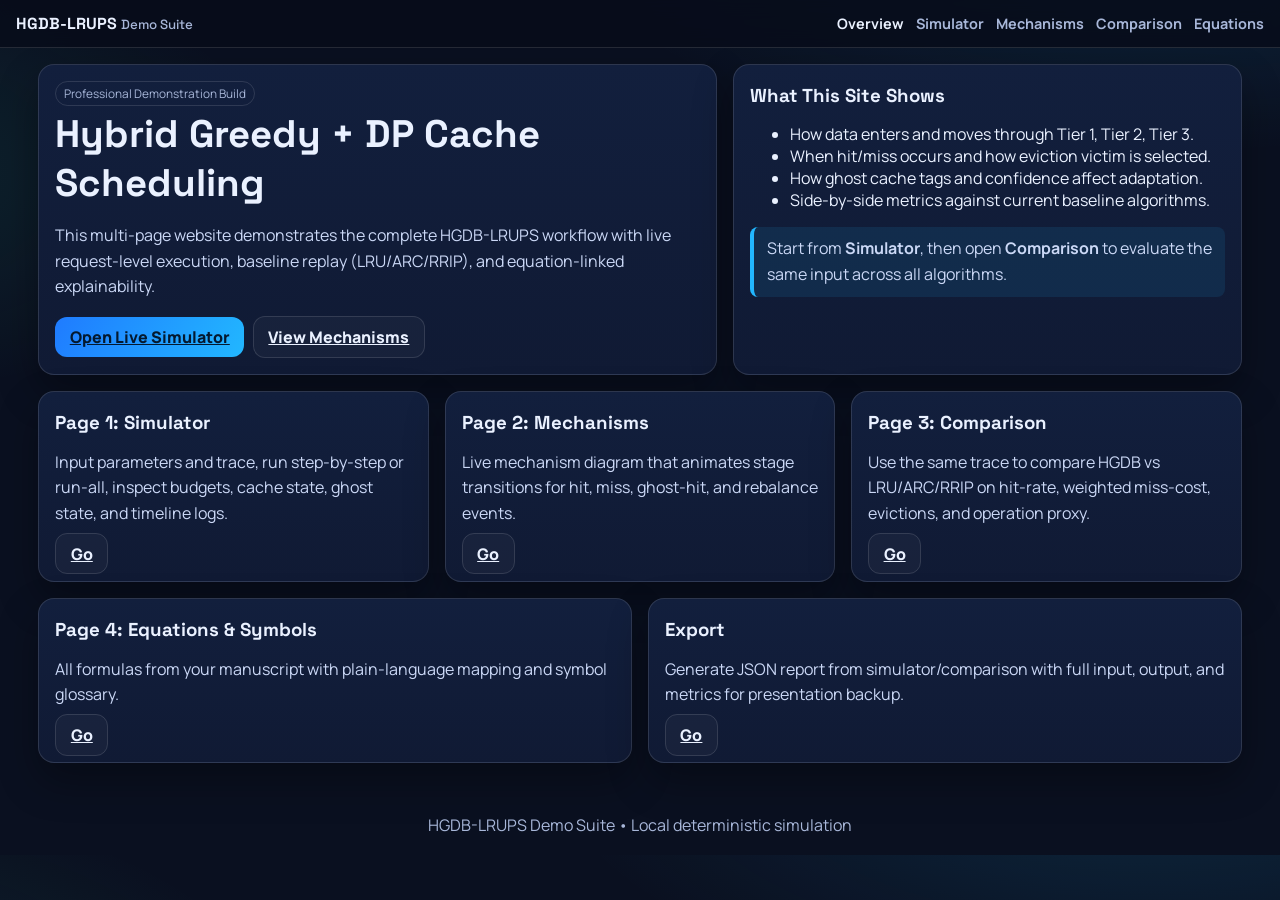
<file: index.html>
<!doctype html>
<html lang="en">
<head>
  <meta charset="UTF-8"/>
  <meta name="viewport" content="width=device-width, initial-scale=1.0"/>
  <title>HGDB Demo Redirect</title>
  <meta http-equiv="refresh" content="0; url=web/index.html" />
</head>
<body>
  <p>Redirecting to <a href="web/index.html">HGDB Demo Suite</a>...</p>
</body>
</html>
</file>
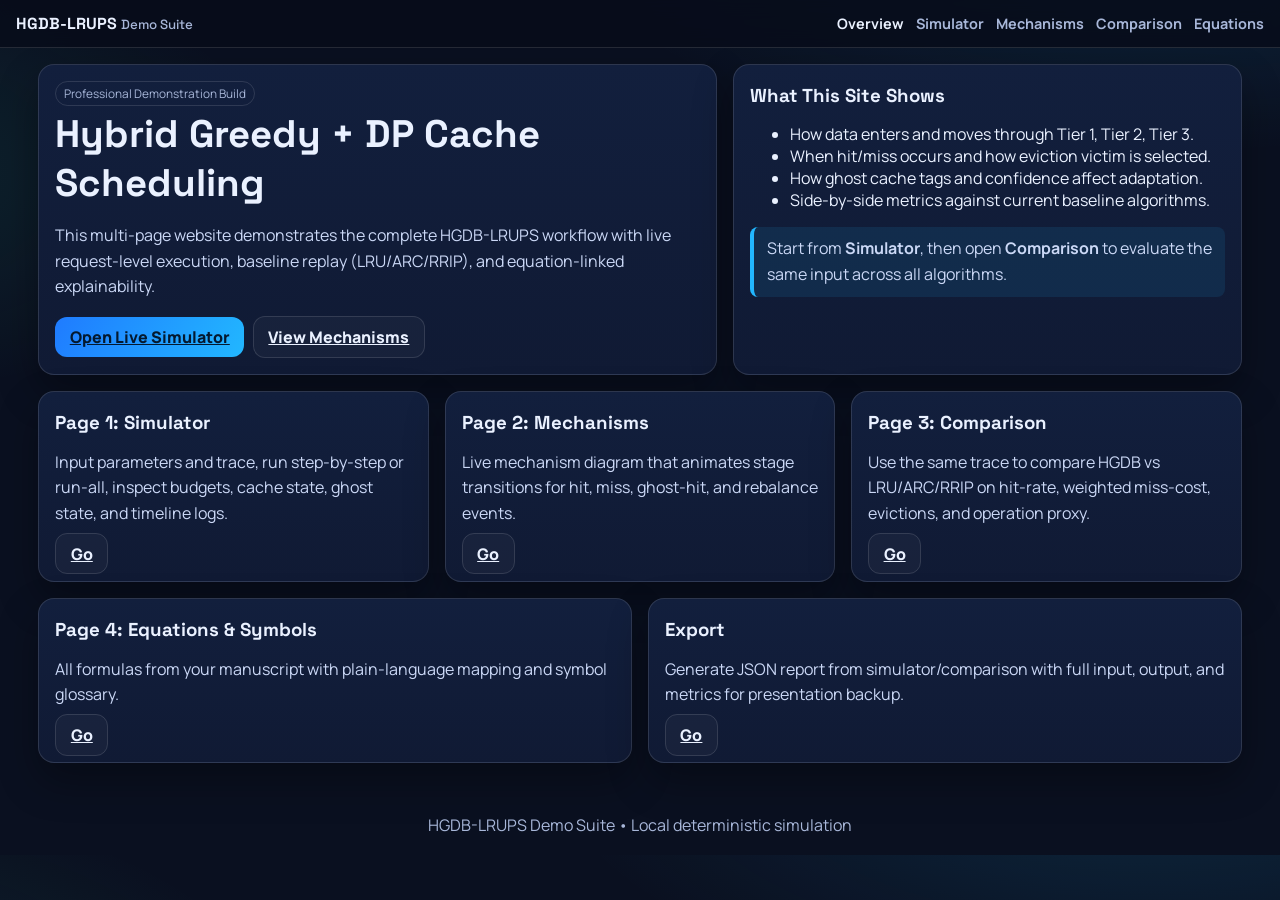
<file: web/index.html>
<!doctype html>
<html lang="en">
<head>
  <meta charset="UTF-8"/><meta name="viewport" content="width=device-width, initial-scale=1.0"/>
  <title>HGDB-LRUPS • Overview</title>
  <link rel="preconnect" href="https://fonts.googleapis.com"><link rel="preconnect" href="https://fonts.gstatic.com" crossorigin>
  <link href="https://fonts.googleapis.com/css2?family=Manrope:wght@400;500;600;700;800&family=Space+Grotesk:wght@500;700&display=swap" rel="stylesheet">
  <link rel="stylesheet" href="app.css?v=9"/>
</head>
<body>
<header class="top">
  <div class="brand">HGDB-LRUPS <small>Demo Suite</small></div>
  <nav class="nav">
    <a class="active" href="index.html">Overview</a>
    <a href="simulator.html">Simulator</a>
    <a href="mechanisms.html">Mechanisms</a>
    <a href="comparison.html">Comparison</a>
    <a href="equations.html">Equations</a>
  </nav>
</header>
<main class="container">
  <section class="hero">
    <article class="card">
      <span class="badge">Professional Demonstration Build</span>
      <h1>Hybrid Greedy + DP Cache Scheduling</h1>
      <p>This multi-page website demonstrates the complete HGDB-LRUPS workflow with live request-level execution, baseline replay (LRU/ARC/RRIP), and equation-linked explainability.</p>
      <div class="row">
        <a class="btn primary" href="simulator.html">Open Live Simulator</a>
        <a class="btn" href="mechanisms.html">View Mechanisms</a>
      </div>
    </article>
    <article class="card">
      <h3>What This Site Shows</h3>
      <ul>
        <li>How data enters and moves through Tier 1, Tier 2, Tier 3.</li>
        <li>When hit/miss occurs and how eviction victim is selected.</li>
        <li>How ghost cache tags and confidence affect adaptation.</li>
        <li>Side-by-side metrics against current baseline algorithms.</li>
      </ul>
      <p class="callout">Start from <b>Simulator</b>, then open <b>Comparison</b> to evaluate the same input across all algorithms.</p>
    </article>
  </section>

  <section class="grid-3" style="margin-top:1rem">
    <article class="card"><h3>Page 1: Simulator</h3><p>Input parameters and trace, run step-by-step or run-all, inspect budgets, cache state, ghost state, and timeline logs.</p><a class="btn" href="simulator.html">Go</a></article>
    <article class="card"><h3>Page 2: Mechanisms</h3><p>Live mechanism diagram that animates stage transitions for hit, miss, ghost-hit, and rebalance events.</p><a class="btn" href="mechanisms.html">Go</a></article>
    <article class="card"><h3>Page 3: Comparison</h3><p>Use the same trace to compare HGDB vs LRU/ARC/RRIP on hit-rate, weighted miss-cost, evictions, and operation proxy.</p><a class="btn" href="comparison.html">Go</a></article>
  </section>

  <section class="grid-2" style="margin-top:1rem">
    <article class="card"><h3>Page 4: Equations & Symbols</h3><p>All formulas from your manuscript with plain-language mapping and symbol glossary.</p><a class="btn" href="equations.html">Go</a></article>
    <article class="card"><h3>Export</h3><p>Generate JSON report from simulator/comparison with full input, output, and metrics for presentation backup.</p><a class="btn" href="simulator.html#export">Go</a></article>
  </section>
</main>
<footer class="foot">HGDB-LRUPS Demo Suite • Local deterministic simulation</footer>
</body>
</html>
</file>
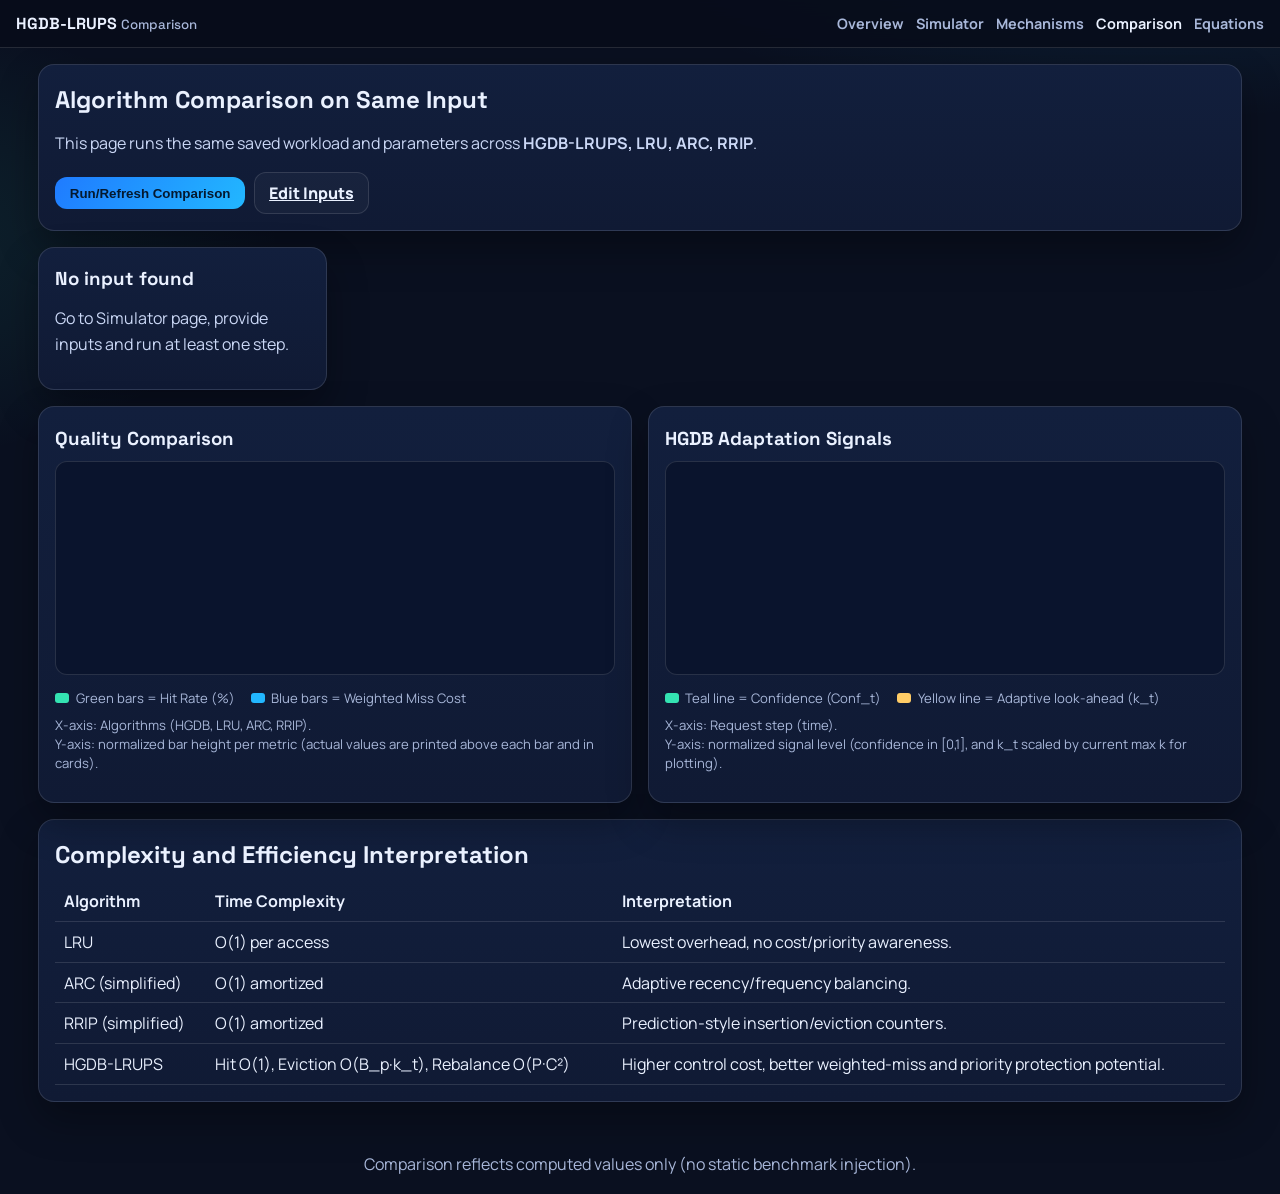
<file: web/comparison.html>
<!doctype html>
<html lang="en">
<head>
  <meta charset="UTF-8"/><meta name="viewport" content="width=device-width, initial-scale=1.0"/>
  <title>HGDB-LRUPS • Comparison</title>
  <link rel="preconnect" href="https://fonts.googleapis.com"><link rel="preconnect" href="https://fonts.gstatic.com" crossorigin>
  <link href="https://fonts.googleapis.com/css2?family=Manrope:wght@400;500;600;700;800&family=Space+Grotesk:wght@500;700&display=swap" rel="stylesheet">
  <link rel="stylesheet" href="app.css?v=9"/>
</head>
<body>
<header class="top">
  <div class="brand">HGDB-LRUPS <small>Comparison</small></div>
  <nav class="nav">
    <a href="index.html">Overview</a>
    <a href="simulator.html">Simulator</a>
    <a href="mechanisms.html">Mechanisms</a>
    <a class="active" href="comparison.html">Comparison</a>
    <a href="equations.html">Equations</a>
  </nav>
</header>
<main class="container">
  <section class="card">
    <h2>Algorithm Comparison on Same Input</h2>
    <p>This page runs the same saved workload and parameters across <b>HGDB-LRUPS, LRU, ARC, RRIP</b>.</p>
    <div class="row">
      <button id="btnRunCompare" class="btn primary">Run/Refresh Comparison</button>
      <a href="simulator.html" class="btn">Edit Inputs</a>
    </div>
  </section>

  <section class="grid-4" id="cards" style="margin-top:1rem"></section>

  <section class="grid-2" style="margin-top:1rem">
    <article class="card">
      <h3>Quality Comparison</h3>
      <canvas id="barChart" width="1000" height="380"></canvas>
      <div class="chart-legend">
        <div class="legend-item"><span class="legend-swatch" style="background:#34e3b2"></span> Green bars = Hit Rate (%)</div>
        <div class="legend-item"><span class="legend-swatch" style="background:#22b7ff"></span> Blue bars = Weighted Miss Cost</div>
      </div>
      <p class="axis-note">
        X-axis: Algorithms (HGDB, LRU, ARC, RRIP).<br>
        Y-axis: normalized bar height per metric (actual values are printed above each bar and in cards).
      </p>
    </article>
    <article class="card">
      <h3>HGDB Adaptation Signals</h3>
      <canvas id="lineChart" width="1000" height="380"></canvas>
      <div class="chart-legend">
        <div class="legend-item"><span class="legend-swatch" style="background:#34e3b2"></span> Teal line = Confidence (Conf_t)</div>
        <div class="legend-item"><span class="legend-swatch" style="background:#ffcc66"></span> Yellow line = Adaptive look-ahead (k_t)</div>
      </div>
      <p class="axis-note">
        X-axis: Request step (time).<br>
        Y-axis: normalized signal level (confidence in [0,1], and k_t scaled by current max k for plotting).
      </p>
    </article>
  </section>

  <section class="card" style="margin-top:1rem">
    <h2>Complexity and Efficiency Interpretation</h2>
    <table>
      <thead><tr><th>Algorithm</th><th>Time Complexity</th><th>Interpretation</th></tr></thead>
      <tbody>
        <tr><td>LRU</td><td>O(1) per access</td><td>Lowest overhead, no cost/priority awareness.</td></tr>
        <tr><td>ARC (simplified)</td><td>O(1) amortized</td><td>Adaptive recency/frequency balancing.</td></tr>
        <tr><td>RRIP (simplified)</td><td>O(1) amortized</td><td>Prediction-style insertion/eviction counters.</td></tr>
        <tr><td>HGDB-LRUPS</td><td>Hit O(1), Eviction O(B_p·k_t), Rebalance O(P·C²)</td><td>Higher control cost, better weighted-miss and priority protection potential.</td></tr>
      </tbody>
    </table>
  </section>
</main>
<footer class="foot">Comparison reflects computed values only (no static benchmark injection).</footer>
<script src="core.js?v=9"></script>
<script src="comparison.js?v=9"></script>
</body>
</html>
</file>
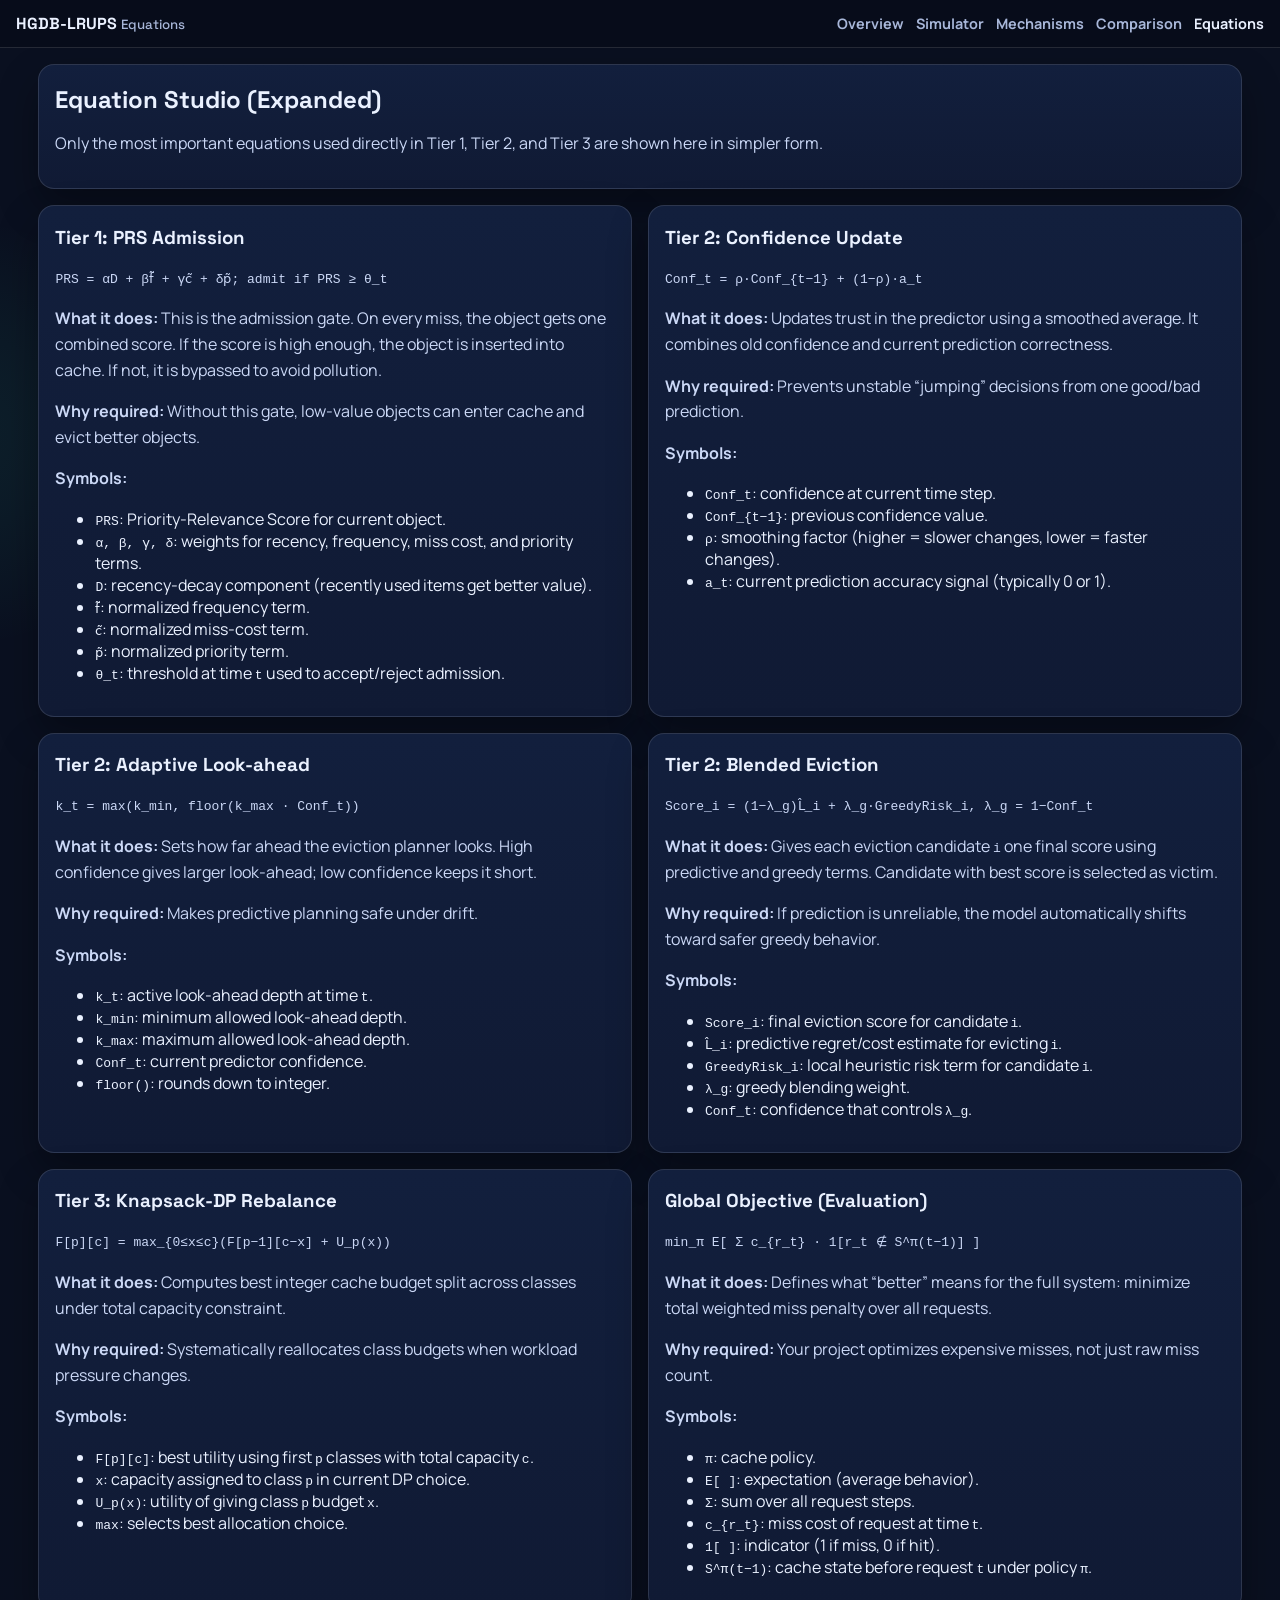
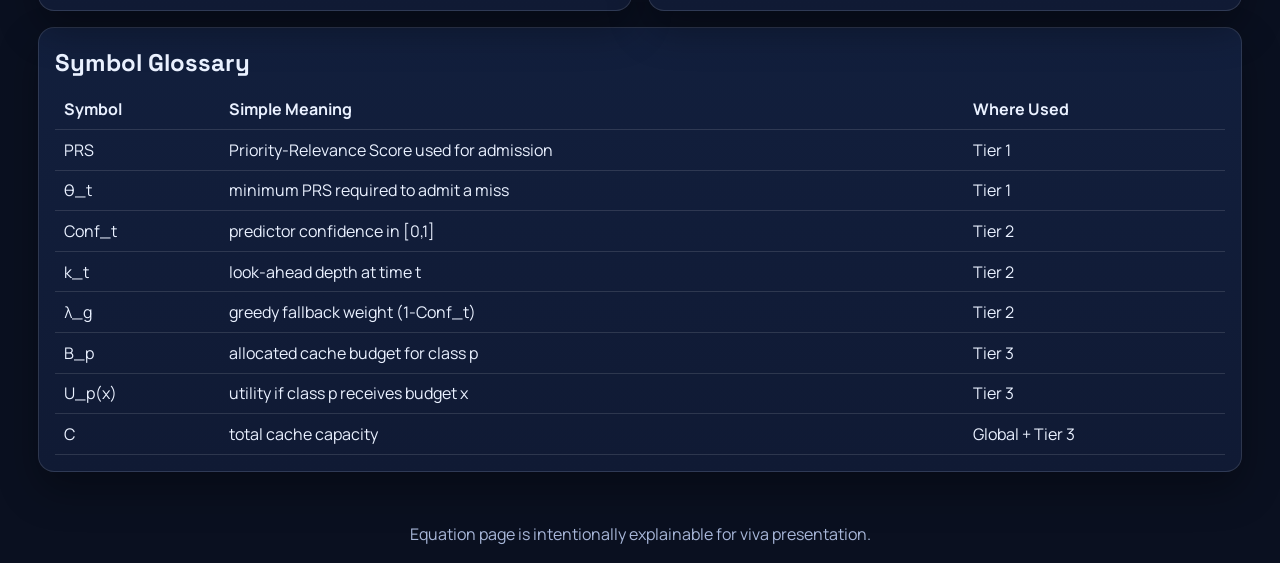
<file: web/equations.html>
<!doctype html>
<html lang="en">
<head>
  <meta charset="UTF-8"/><meta name="viewport" content="width=device-width, initial-scale=1.0"/>
  <title>HGDB-LRUPS • Equations & Symbols</title>
  <link rel="preconnect" href="https://fonts.googleapis.com"><link rel="preconnect" href="https://fonts.gstatic.com" crossorigin>
  <link href="https://fonts.googleapis.com/css2?family=Manrope:wght@400;500;600;700;800&family=Space+Grotesk:wght@500;700&display=swap" rel="stylesheet">
  <link rel="stylesheet" href="app.css?v=9"/>
</head>
<body>
<header class="top">
  <div class="brand">HGDB-LRUPS <small>Equations</small></div>
  <nav class="nav">
    <a href="index.html">Overview</a>
    <a href="simulator.html">Simulator</a>
    <a href="mechanisms.html">Mechanisms</a>
    <a href="comparison.html">Comparison</a>
    <a class="active" href="equations.html">Equations</a>
  </nav>
</header>
<main class="container">
  <section class="card">
    <h2>Equation Studio (Expanded)</h2>
    <p>Only the most important equations used directly in Tier 1, Tier 2, and Tier 3 are shown here in simpler form.</p>
  </section>

  <section class="grid-2" style="margin-top:1rem">
    <article class="card">
      <h3>Tier 1: PRS Admission</h3>
      <p><code>PRS = αD + βf̃ + γc̃ + δp̃; admit if PRS ≥ θ_t</code></p>
      <p><b>What it does:</b> This is the admission gate. On every miss, the object gets one combined score. If the score is high enough, the object is inserted into cache. If not, it is bypassed to avoid pollution.</p>
      <p><b>Why required:</b> Without this gate, low-value objects can enter cache and evict better objects.</p>
      <p><b>Symbols:</b></p>
      <ul>
        <li><code>PRS</code>: Priority-Relevance Score for current object.</li>
        <li><code>α, β, γ, δ</code>: weights for recency, frequency, miss cost, and priority terms.</li>
        <li><code>D</code>: recency-decay component (recently used items get better value).</li>
        <li><code>f̃</code>: normalized frequency term.</li>
        <li><code>c̃</code>: normalized miss-cost term.</li>
        <li><code>p̃</code>: normalized priority term.</li>
        <li><code>θ_t</code>: threshold at time <code>t</code> used to accept/reject admission.</li>
      </ul>
    </article>
    <article class="card">
      <h3>Tier 2: Confidence Update</h3>
      <p><code>Conf_t = ρ·Conf_{t−1} + (1−ρ)·a_t</code></p>
      <p><b>What it does:</b> Updates trust in the predictor using a smoothed average. It combines old confidence and current prediction correctness.</p>
      <p><b>Why required:</b> Prevents unstable “jumping” decisions from one good/bad prediction.</p>
      <p><b>Symbols:</b></p>
      <ul>
        <li><code>Conf_t</code>: confidence at current time step.</li>
        <li><code>Conf_{t−1}</code>: previous confidence value.</li>
        <li><code>ρ</code>: smoothing factor (higher = slower changes, lower = faster changes).</li>
        <li><code>a_t</code>: current prediction accuracy signal (typically 0 or 1).</li>
      </ul>
    </article>
    <article class="card">
      <h3>Tier 2: Adaptive Look-ahead</h3>
      <p><code>k_t = max(k_min, floor(k_max · Conf_t))</code></p>
      <p><b>What it does:</b> Sets how far ahead the eviction planner looks. High confidence gives larger look-ahead; low confidence keeps it short.</p>
      <p><b>Why required:</b> Makes predictive planning safe under drift.</p>
      <p><b>Symbols:</b></p>
      <ul>
        <li><code>k_t</code>: active look-ahead depth at time <code>t</code>.</li>
        <li><code>k_min</code>: minimum allowed look-ahead depth.</li>
        <li><code>k_max</code>: maximum allowed look-ahead depth.</li>
        <li><code>Conf_t</code>: current predictor confidence.</li>
        <li><code>floor()</code>: rounds down to integer.</li>
      </ul>
    </article>
    <article class="card">
      <h3>Tier 2: Blended Eviction</h3>
      <p><code>Score_i = (1−λ_g)L̂_i + λ_g·GreedyRisk_i, λ_g = 1−Conf_t</code></p>
      <p><b>What it does:</b> Gives each eviction candidate <code>i</code> one final score using predictive and greedy terms. Candidate with best score is selected as victim.</p>
      <p><b>Why required:</b> If prediction is unreliable, the model automatically shifts toward safer greedy behavior.</p>
      <p><b>Symbols:</b></p>
      <ul>
        <li><code>Score_i</code>: final eviction score for candidate <code>i</code>.</li>
        <li><code>L̂_i</code>: predictive regret/cost estimate for evicting <code>i</code>.</li>
        <li><code>GreedyRisk_i</code>: local heuristic risk term for candidate <code>i</code>.</li>
        <li><code>λ_g</code>: greedy blending weight.</li>
        <li><code>Conf_t</code>: confidence that controls <code>λ_g</code>.</li>
      </ul>
    </article>
    <article class="card">
      <h3>Tier 3: Knapsack-DP Rebalance</h3>
      <p><code>F[p][c] = max_{0≤x≤c}(F[p−1][c−x] + U_p(x))</code></p>
      <p><b>What it does:</b> Computes best integer cache budget split across classes under total capacity constraint.</p>
      <p><b>Why required:</b> Systematically reallocates class budgets when workload pressure changes.</p>
      <p><b>Symbols:</b></p>
      <ul>
        <li><code>F[p][c]</code>: best utility using first <code>p</code> classes with total capacity <code>c</code>.</li>
        <li><code>x</code>: capacity assigned to class <code>p</code> in current DP choice.</li>
        <li><code>U_p(x)</code>: utility of giving class <code>p</code> budget <code>x</code>.</li>
        <li><code>max</code>: selects best allocation choice.</li>
      </ul>
    </article>
    <article class="card">
      <h3>Global Objective (Evaluation)</h3>
      <p><code>min_π E[ Σ c_{r_t} · 1[r_t ∉ S^π(t−1)] ]</code></p>
      <p><b>What it does:</b> Defines what “better” means for the full system: minimize total weighted miss penalty over all requests.</p>
      <p><b>Why required:</b> Your project optimizes expensive misses, not just raw miss count.</p>
      <p><b>Symbols:</b></p>
      <ul>
        <li><code>π</code>: cache policy.</li>
        <li><code>E[ ]</code>: expectation (average behavior).</li>
        <li><code>Σ</code>: sum over all request steps.</li>
        <li><code>c_{r_t}</code>: miss cost of request at time <code>t</code>.</li>
        <li><code>1[ ]</code>: indicator (1 if miss, 0 if hit).</li>
        <li><code>S^π(t−1)</code>: cache state before request <code>t</code> under policy <code>π</code>.</li>
      </ul>
    </article>
  </section>

  <section class="card" style="margin-top:1rem">
    <h2>Symbol Glossary</h2>
    <table>
      <thead><tr><th>Symbol</th><th>Simple Meaning</th><th>Where Used</th></tr></thead>
      <tbody>
        <tr><td>PRS</td><td>Priority-Relevance Score used for admission</td><td>Tier 1</td></tr>
        <tr><td>θ_t</td><td>minimum PRS required to admit a miss</td><td>Tier 1</td></tr>
        <tr><td>Conf_t</td><td>predictor confidence in [0,1]</td><td>Tier 2</td></tr>
        <tr><td>k_t</td><td>look-ahead depth at time t</td><td>Tier 2</td></tr>
        <tr><td>λ_g</td><td>greedy fallback weight (1-Conf_t)</td><td>Tier 2</td></tr>
        <tr><td>B_p</td><td>allocated cache budget for class p</td><td>Tier 3</td></tr>
        <tr><td>U_p(x)</td><td>utility if class p receives budget x</td><td>Tier 3</td></tr>
        <tr><td>C</td><td>total cache capacity</td><td>Global + Tier 3</td></tr>
      </tbody>
    </table>
  </section>
</main>
<footer class="foot">Equation page is intentionally explainable for viva presentation.</footer>
<script src="core.js?v=9"></script>
</body>
</html>
</file>
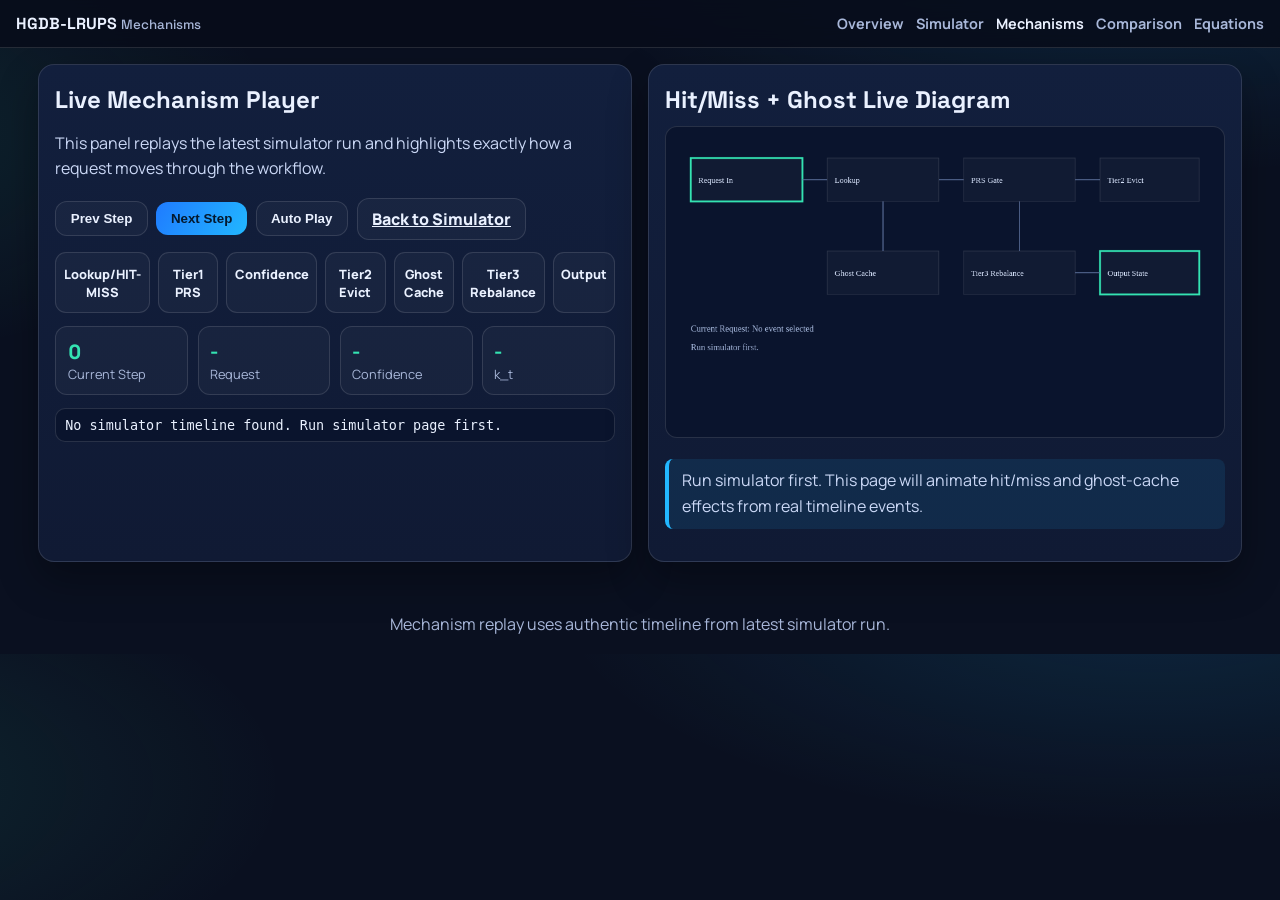
<file: web/mechanisms.html>
<!doctype html>
<html lang="en">
<head>
  <meta charset="UTF-8"/><meta name="viewport" content="width=device-width, initial-scale=1.0"/>
  <title>HGDB-LRUPS • Mechanisms</title>
  <link rel="preconnect" href="https://fonts.googleapis.com"><link rel="preconnect" href="https://fonts.gstatic.com" crossorigin>
  <link href="https://fonts.googleapis.com/css2?family=Manrope:wght@400;500;600;700;800&family=Space+Grotesk:wght@500;700&display=swap" rel="stylesheet">
  <link rel="stylesheet" href="app.css?v=9"/>
</head>
<body>
<header class="top">
  <div class="brand">HGDB-LRUPS <small>Mechanisms</small></div>
  <nav class="nav">
    <a href="index.html">Overview</a>
    <a href="simulator.html">Simulator</a>
    <a class="active" href="mechanisms.html">Mechanisms</a>
    <a href="comparison.html">Comparison</a>
    <a href="equations.html">Equations</a>
  </nav>
</header>
<main class="container">
  <section class="grid-2">
    <article class="card">
      <h2>Live Mechanism Player</h2>
      <p>This panel replays the latest simulator run and highlights exactly how a request moves through the workflow.</p>
      <div class="row">
        <button id="btnPrev" class="btn">Prev Step</button>
        <button id="btnNext" class="btn primary">Next Step</button>
        <button id="btnAuto" class="btn">Auto Play</button>
        <a href="simulator.html" class="btn">Back to Simulator</a>
      </div>
      <div class="pipeline" id="pipeline" style="margin-top:.8rem">
        <div class="node" data-node="lookup">Lookup/HIT-MISS</div>
        <div class="node" data-node="prs">Tier1 PRS</div>
        <div class="node" data-node="conf">Confidence</div>
        <div class="node" data-node="evict">Tier2 Evict</div>
        <div class="node" data-node="ghost">Ghost Cache</div>
        <div class="node" data-node="rebalance">Tier3 Rebalance</div>
        <div class="node" data-node="done">Output</div>
      </div>
      <div class="kpi" style="margin-top:.8rem">
        <div class="tile"><div class="v" id="mStep">0</div><div class="l">Current Step</div></div>
        <div class="tile"><div class="v" id="mReq">-</div><div class="l">Request</div></div>
        <div class="tile"><div class="v" id="mConf">-</div><div class="l">Confidence</div></div>
        <div class="tile"><div class="v" id="mK">-</div><div class="l">k_t</div></div>
      </div>
      <div id="mechanismLog" class="log" style="margin-top:.8rem"></div>
    </article>

    <article class="card">
      <h2>Hit/Miss + Ghost Live Diagram</h2>
      <canvas id="mechanismCanvas" width="900" height="500"></canvas>
      <p class="callout" id="mechanismNarrative">Run simulator first. This page will animate hit/miss and ghost-cache effects from real timeline events.</p>
    </article>
  </section>
</main>
<footer class="foot">Mechanism replay uses authentic timeline from latest simulator run.</footer>
<script src="core.js?v=9"></script>
<script src="mechanisms.js?v=9"></script>
</body>
</html>
</file>
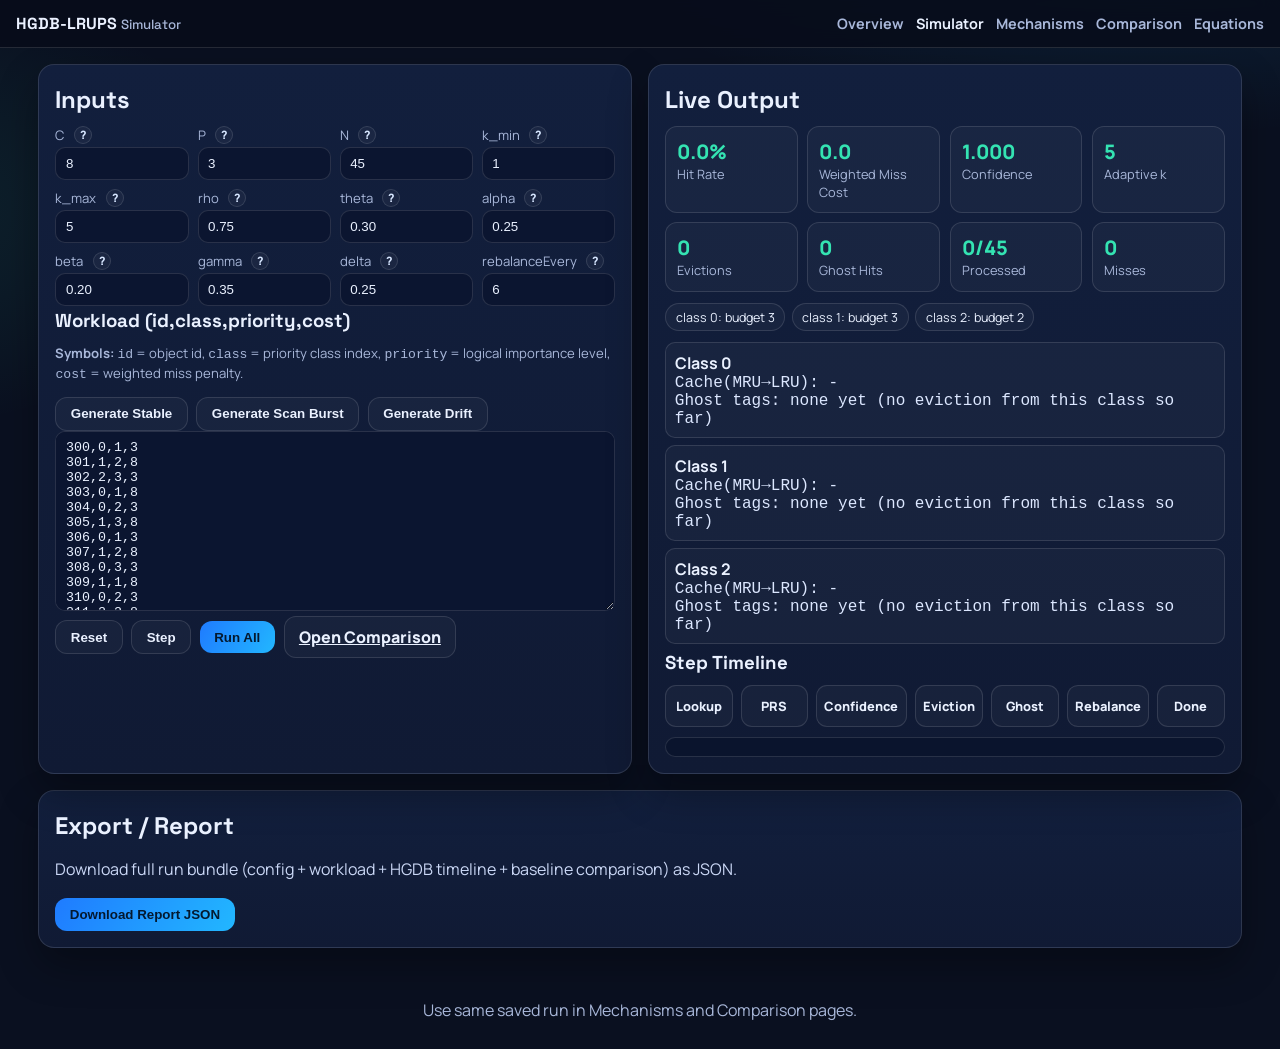
<file: web/simulator.html>
<!doctype html>
<html lang="en">
<head>
  <meta charset="UTF-8"/><meta name="viewport" content="width=device-width, initial-scale=1.0"/>
  <title>HGDB-LRUPS • Simulator</title>
  <link rel="preconnect" href="https://fonts.googleapis.com"><link rel="preconnect" href="https://fonts.gstatic.com" crossorigin>
  <link href="https://fonts.googleapis.com/css2?family=Manrope:wght@400;500;600;700;800&family=Space+Grotesk:wght@500;700&display=swap" rel="stylesheet">
  <link rel="stylesheet" href="app.css?v=9"/>
</head>
<body>
<header class="top">
  <div class="brand">HGDB-LRUPS <small>Simulator</small></div>
  <nav class="nav">
    <a href="index.html">Overview</a>
    <a class="active" href="simulator.html">Simulator</a>
    <a href="mechanisms.html">Mechanisms</a>
    <a href="comparison.html">Comparison</a>
    <a href="equations.html">Equations</a>
  </nav>
</header>
<main class="container">
  <section class="grid-2">
    <article class="card">
      <h2>Inputs</h2>
      <div class="form">
        <label><span class="label-head">C <span class="sym" data-tip="Total cache capacity. Higher C means more objects can stay in cache before eviction starts.">?</span></span><input id="cfgC" type="number" value="8" min="2"></label>
        <label><span class="label-head">P <span class="sym" data-tip="Number of priority classes. Cache is split into P partitions, then rebalanced over time.">?</span></span><input id="cfgP" type="number" value="3" min="1"></label>
        <label><span class="label-head">N <span class="sym" data-tip="Total requests to simulate from the workload box. More N gives more stable comparison results.">?</span></span><input id="cfgN" type="number" value="45" min="1"></label>
        <label><span class="label-head">k_min <span class="sym" data-tip="Minimum look-ahead depth in Tier 2. Even at low confidence, planner looks at least k_min steps.">?</span></span><input id="cfgKmin" type="number" value="1" min="1"></label>
        <label><span class="label-head">k_max <span class="sym" data-tip="Maximum look-ahead depth. Actual k_t moves between k_min and k_max based on confidence.">?</span></span><input id="cfgKmax" type="number" value="5" min="1"></label>
        <label><span class="label-head">rho <span class="sym" data-tip="Confidence smoothing (EMA). Higher rho = slower, steadier confidence updates; lower rho = faster, noisier reaction.">?</span></span><input id="cfgRho" type="number" value="0.75" step="0.05" min="0" max="0.99"></label>
        <label><span class="label-head">theta <span class="sym" data-tip="PRS admission threshold. If PRS is below theta, miss is served but object is not inserted (bypass).">?</span></span><input id="cfgTheta" type="number" value="0.30" step="0.05" min="0" max="1"></label>
        <label><span class="label-head">alpha <span class="sym" data-tip="PRS weight for recency. Increase alpha to favor recently seen objects.">?</span></span><input id="cfgA" type="number" value="0.25" step="0.05"></label>
        <label><span class="label-head">beta <span class="sym" data-tip="PRS weight for frequency. Increase beta to favor repeatedly requested objects.">?</span></span><input id="cfgB" type="number" value="0.20" step="0.05"></label>
        <label><span class="label-head">gamma <span class="sym" data-tip="PRS weight for miss cost. Increase gamma to protect expensive-to-miss objects.">?</span></span><input id="cfgG" type="number" value="0.35" step="0.05"></label>
        <label><span class="label-head">delta <span class="sym" data-tip="PRS weight for priority. Increase delta to protect high-priority classes.">?</span></span><input id="cfgD" type="number" value="0.25" step="0.05"></label>
        <label><span class="label-head">rebalanceEvery <span class="sym" data-tip="How often Tier 3 runs knapsack-DP. Smaller value = faster adaptation but more control overhead.">?</span></span><input id="cfgReb" type="number" value="6" min="1"></label>
      </div>
      <h3>Workload (id,class,priority,cost)</h3>
      <p class="axis-note">
        <b>Symbols:</b> <code>id</code> = object id, <code>class</code> = priority class index,
        <code>priority</code> = logical importance level, <code>cost</code> = weighted miss penalty.
      </p>
      <div class="row">
        <button id="genStable" class="btn">Generate Stable</button>
        <button id="genScan" class="btn">Generate Scan Burst</button>
        <button id="genDrift" class="btn">Generate Drift</button>
      </div>
      <textarea id="workload"></textarea>
      <div class="row">
        <button id="btnReset" class="btn">Reset</button>
        <button id="btnStep" class="btn">Step</button>
        <button id="btnRun" class="btn primary">Run All</button>
        <a class="btn" href="comparison.html">Open Comparison</a>
      </div>
    </article>

    <article class="card">
      <h2>Live Output</h2>
      <div class="kpi">
        <div class="tile"><div class="v" id="kHitRate">0%</div><div class="l">Hit Rate</div></div>
        <div class="tile"><div class="v" id="kCost">0</div><div class="l">Weighted Miss Cost</div></div>
        <div class="tile"><div class="v" id="kConf">1.00</div><div class="l">Confidence</div></div>
        <div class="tile"><div class="v" id="kKt">-</div><div class="l">Adaptive k</div></div>
      </div>
      <div class="kpi" style="margin-top:.55rem">
        <div class="tile"><div class="v" id="kEvict">0</div><div class="l">Evictions</div></div>
        <div class="tile"><div class="v" id="kGhostHits">0</div><div class="l">Ghost Hits</div></div>
        <div class="tile"><div class="v" id="kIdx">0/0</div><div class="l">Processed</div></div>
        <div class="tile"><div class="v" id="kMiss">0</div><div class="l">Misses</div></div>
      </div>
      <div class="chips" id="budgetChips" style="margin:.7rem 0"></div>
      <div id="stateView"></div>
      <h3>Step Timeline</h3>
      <div class="pipeline" id="pipeline">
        <div class="node" data-node="lookup">Lookup</div>
        <div class="node" data-node="prs">PRS</div>
        <div class="node" data-node="conf">Confidence</div>
        <div class="node" data-node="evict">Eviction</div>
        <div class="node" data-node="ghost">Ghost</div>
        <div class="node" data-node="rebalance">Rebalance</div>
        <div class="node" data-node="done">Done</div>
      </div>
      <div id="log" class="log" style="margin-top:.6rem"></div>
    </article>
  </section>

  <section id="export" class="card" style="margin-top:1rem">
    <h2>Export / Report</h2>
    <p>Download full run bundle (config + workload + HGDB timeline + baseline comparison) as JSON.</p>
    <button id="btnExport" class="btn primary">Download Report JSON</button>
  </section>
</main>
<footer class="foot">Use same saved run in Mechanisms and Comparison pages.</footer>
<script src="core.js?v=9"></script>
<script src="simulator.js?v=9"></script>
</body>
</html>
</file>
<file: web/app.css>
:root {
  --bg:#0a1020; --bg2:#101a34; --card:#121f3d; --line:rgba(255,255,255,.12);
  --text:#eaf1ff; --muted:#a8b7d9; --primary:#22b7ff; --accent:#34e3b2; --warn:#ffcc66;
  --danger:#ff7f98; --radius:16px; --shadow:0 18px 40px rgba(0,0,0,.32);
}
*{box-sizing:border-box}
html{scroll-behavior:smooth}
body{margin:0;font-family:Manrope,system-ui,sans-serif;color:var(--text);background:
radial-gradient(1000px 400px at 90% -10%,rgba(34,183,255,.14),transparent 60%),
radial-gradient(900px 400px at -20% 20%,rgba(52,227,178,.12),transparent 60%),
var(--bg)}
.top{position:sticky;top:0;z-index:50;display:flex;align-items:center;justify-content:space-between;padding:.8rem 1rem;background:rgba(8,12,26,.86);backdrop-filter:blur(10px);border-bottom:1px solid var(--line)}
.brand{font-family:"Space Grotesk",sans-serif;font-weight:700}
.brand small{color:var(--muted);font-weight:500}
.nav{display:flex;gap:.75rem;flex-wrap:wrap}
.nav a{color:var(--muted);text-decoration:none;font-weight:700;font-size:.9rem}
.nav a.active,.nav a:hover{color:var(--text)}
.container{width:min(1240px,94vw);margin:1rem auto 2rem}
.hero{display:grid;grid-template-columns:1.2fr .9fr;gap:1rem}
.card{background:linear-gradient(180deg,var(--card),var(--bg2));border:1px solid var(--line);border-radius:var(--radius);padding:1rem;box-shadow:var(--shadow)}
h1,h2,h3{font-family:"Space Grotesk",sans-serif;margin:.2rem 0 .7rem}
h1{font-size:clamp(1.8rem,3vw,2.8rem)}
p{color:#cbd8f6;line-height:1.6}
.grid-2{display:grid;grid-template-columns:1fr 1fr;gap:1rem}
.grid-3{display:grid;grid-template-columns:repeat(3,1fr);gap:1rem}
.grid-4{display:grid;grid-template-columns:repeat(4,1fr);gap:1rem}
.btn{border:1px solid var(--line);background:rgba(255,255,255,.03);color:var(--text);padding:.55rem .9rem;border-radius:12px;font-weight:800;cursor:pointer}
.btn.primary{border:none;background:linear-gradient(120deg,#1f7bff,var(--primary));color:#04192f}
.btn:hover{transform:translateY(-1px)}
.row{display:flex;gap:.55rem;flex-wrap:wrap;align-items:center}
.form{display:grid;grid-template-columns:repeat(4,1fr);gap:.55rem}
label{display:grid;gap:.2rem;color:var(--muted);font-size:.82rem}
.label-head{
  display:flex;
  align-items:center;
  gap:.3rem;
}
input,textarea,select{background:#0b1530;color:var(--text);border:1px solid var(--line);border-radius:10px;padding:.5rem .6rem;width:100%}
textarea{min-height:180px;resize:vertical}
.sym{
  position:relative;
  display:inline-flex;
  align-items:center;
  justify-content:center;
  min-width:18px;
  height:18px;
  margin-left:.3rem;
  border-radius:999px;
  border:1px solid var(--line);
  background:rgba(255,255,255,.04);
  color:#d7e6ff;
  font-size:.72rem;
  font-weight:800;
  cursor:help;
}
.sym:hover::after{
  content:attr(data-tip);
  position:absolute;
  left:0;
  top:130%;
  z-index:60;
  width:260px;
  padding:.45rem .55rem;
  border-radius:10px;
  border:1px solid var(--line);
  background:#0a1530;
  color:#d9e8ff;
  font-size:.76rem;
  line-height:1.35;
  box-shadow:var(--shadow);
}
.chart-legend{
  display:flex;
  gap:1rem;
  flex-wrap:wrap;
  margin-top:.6rem;
  color:var(--muted);
  font-size:.82rem;
}
.legend-item{display:flex;align-items:center;gap:.4rem}
.legend-swatch{width:14px;height:10px;border-radius:3px}
.axis-note{
  margin-top:.55rem;
  font-size:.82rem;
  color:var(--muted);
  line-height:1.45;
}
.kpi{display:grid;grid-template-columns:repeat(4,1fr);gap:.6rem}
.kpi .tile{border:1px solid var(--line);border-radius:12px;padding:.7rem;background:rgba(255,255,255,.03)}
.kpi .v{font-size:1.25rem;font-weight:800;color:var(--accent)}
.kpi .l{font-size:.8rem;color:var(--muted)}
.pipeline{display:grid;grid-template-columns:repeat(7,1fr);gap:.5rem}
.node{padding:.7rem .45rem;text-align:center;border:1px solid var(--line);border-radius:11px;background:rgba(255,255,255,.03);font-size:.8rem;font-weight:800}
.node.active{box-shadow:0 0 0 1px var(--primary),0 0 20px rgba(34,183,255,.45);background:rgba(34,183,255,.15)}
.log{max-height:220px;overflow:auto;font-family:ui-monospace,SFMono-Regular,Menlo,monospace;background:#0a142d;border:1px solid var(--line);border-radius:10px;padding:.55rem;font-size:.84rem}
.chips{display:flex;gap:.4rem;flex-wrap:wrap}
.chip{padding:.3rem .6rem;border-radius:999px;border:1px solid var(--line);font-size:.78rem;background:rgba(255,255,255,.03)}
.stateBox{border:1px solid var(--line);border-radius:10px;padding:.55rem;background:rgba(255,255,255,.03);margin-bottom:.45rem}
.stateMono{font-family:ui-monospace,Menlo,monospace;color:#dce7ff}
table{width:100%;border-collapse:collapse}th,td{border-bottom:1px solid var(--line);padding:.55rem;text-align:left}
canvas{width:100%;height:auto;border-radius:12px;border:1px solid var(--line);background:#0a142d}
.foot{text-align:center;color:var(--muted);padding:1.2rem}
.callout{border-left:4px solid var(--primary);padding:.6rem .8rem;background:rgba(34,183,255,.1);border-radius:8px}
.badge{display:inline-block;padding:.2rem .5rem;border-radius:999px;border:1px solid var(--line);font-size:.74rem;color:var(--muted)}
@media(max-width:1100px){.hero,.grid-2{grid-template-columns:1fr}.grid-3{grid-template-columns:1fr 1fr}.grid-4{grid-template-columns:1fr 1fr}.form{grid-template-columns:repeat(3,1fr)}.pipeline{grid-template-columns:repeat(4,1fr)}.kpi{grid-template-columns:repeat(2,1fr)}}
@media(max-width:720px){.nav{display:none}.grid-3,.grid-4{grid-template-columns:1fr}.form{grid-template-columns:repeat(2,1fr)}.pipeline{grid-template-columns:repeat(2,1fr)}}
</file>
